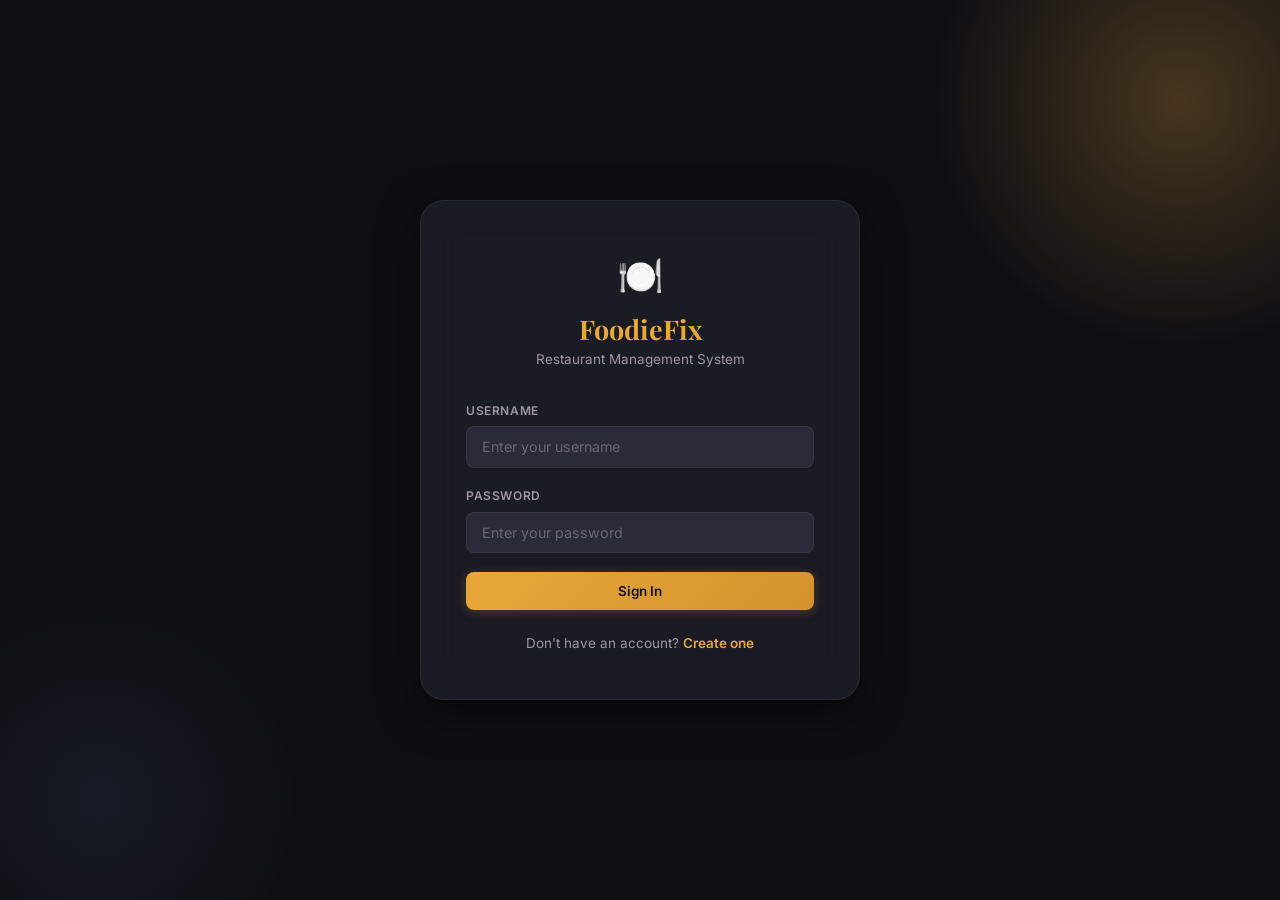
<file: index.html>
<!DOCTYPE html>
<html lang="en">
<head>
    <meta charset="UTF-8">
    <meta name="viewport" content="width=device-width, initial-scale=1.0">
    <meta name="description" content="Login to FoodieFix — Premium Restaurant Management System">
    <title>FoodieFix — Login</title>
    <link rel="stylesheet" href="styles.css">
</head>
<body>

<div class="auth-wrapper">
    <div class="auth-card">
        <div class="auth-brand">
            <span class="logo-icon">🍽️</span>
            <h1>FoodieFix</h1>
            <p>Restaurant Management System</p>
        </div>

        <form id="login-form" autocomplete="off">
            <div class="form-group">
                <label for="login-username">Username</label>
                <input type="text" id="login-username" class="form-control" placeholder="Enter your username" name="username" required />
            </div>

            <div class="form-group">
                <label for="login-password">Password</label>
                <input type="password" id="login-password" class="form-control" placeholder="Enter your password" name="password" required />
            </div>

            <div id="login-error" class="alert alert-error"></div>

            <button type="submit" id="login-btn" class="btn btn-primary btn-full">
                Sign In
            </button>
        </form>

        <div class="auth-footer">
            Don't have an account? <a href="register.html">Create one</a>
        </div>
    </div>
</div>

<script>
    const API_BASE = 'https://foodiefix-backend-2.onrender.com';

    if (localStorage.getItem('jwt_token')) {
        window.location.href = 'dashboard.html';
    }

    document.getElementById('login-form').addEventListener('submit', async function(e) {
        e.preventDefault();

        const username = document.getElementById('login-username').value.trim();
        const password = document.getElementById('login-password').value;
        const errorDiv = document.getElementById('login-error');
        const btn      = document.getElementById('login-btn');

        errorDiv.classList.remove('show');

        if (!username || !password) {
            errorDiv.textContent = 'Please fill in all fields.';
            errorDiv.classList.add('show');
            return;
        }

        btn.textContent = 'Signing in...';
        btn.disabled = true;

        try {
            const res = await fetch(API_BASE + '/api/auth/login', {
                method: 'POST',
                headers: { 'Content-Type': 'application/json' },
                body: JSON.stringify({ username: username, password: password })
            });

            if (!res.ok) {
                const data = await res.json().catch(function() { return {}; });
                errorDiv.textContent = data.message || 'Invalid username or password.';
                errorDiv.classList.add('show');
                return;
            }

            const data = await res.json();

            localStorage.setItem('jwt_token', data.token);
            localStorage.setItem('user_username', data.username);
            localStorage.setItem('user_role', data.role);
            localStorage.setItem('user_fullName', data.fullName);

            window.location.href = 'dashboard.html';

        } catch (err) {
            errorDiv.textContent = 'Cannot connect to server. Make sure backend is running on port 8080.';
            errorDiv.classList.add('show');
        } finally {
            btn.textContent = 'Sign In';
            btn.disabled = false;
        }
    });
</script>
</body>
</html>
</file>
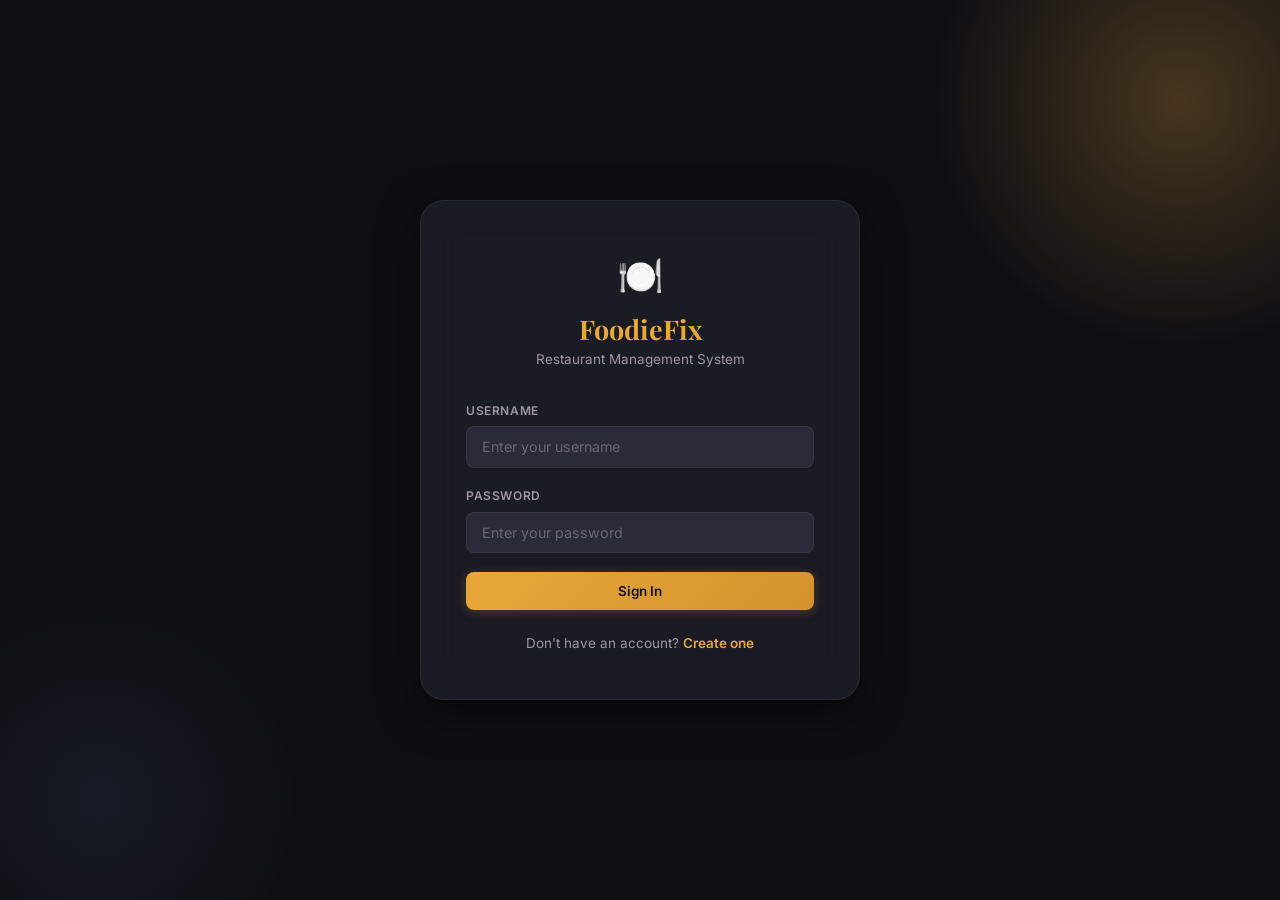
<file: dashboard.html>
<!DOCTYPE html>
<html lang="en">
<head>
    <meta charset="UTF-8">
    <meta name="viewport" content="width=device-width, initial-scale=1.0">
    <meta name="description" content="FoodieFix Dashboard — Manage menu, tables, reservations and orders">
    <title>FoodieFix — Dashboard</title>
    <link rel="stylesheet" href="styles.css">
</head>
<body>

<!-- ======================== TOAST CONTAINER ======================== -->
<div class="toast-container" id="toast-container"></div>

<!-- ======================== APP LAYOUT ======================== -->
<div class="app-layout">

    <!-- ==================== SIDEBAR ==================== -->
    <aside class="sidebar" id="sidebar">
        <div class="sidebar-brand">
            <span class="logo-icon">🍽️</span>
            <h2>FoodieFix</h2>
        </div>

        <nav class="sidebar-nav">
            <div class="nav-section-title">Main</div>
            <button class="nav-item active" data-section="dashboard" id="nav-dashboard">
                <span class="nav-icon">📊</span> Dashboard
            </button>

            <div class="nav-section-title">Management</div>
            <button class="nav-item" data-section="menu" id="nav-menu">
                <span class="nav-icon">📋</span> Menu Items
            </button>
            <button class="nav-item" data-section="tables" id="nav-tables">
                <span class="nav-icon">🪑</span> Tables
            </button>
            <button class="nav-item" data-section="reservations" id="nav-reservations">
                <span class="nav-icon">📅</span> Reservations
            </button>
            <button class="nav-item" data-section="orders" id="nav-orders">
                <span class="nav-icon">🧾</span> Orders
            </button>
        </nav>

        <div class="sidebar-footer">
            <div class="user-card">
                <div class="user-avatar" id="user-avatar">U</div>
                <div class="user-info">
                    <div class="user-name" id="sidebar-user-name">User</div>
                    <div class="user-role" id="sidebar-user-role">Role</div>
                </div>
            </div>
            <button class="nav-item" id="logout-btn" style="margin-top: 0.5rem; color: var(--danger);">
                <span class="nav-icon">🚪</span> Logout
            </button>
        </div>
    </aside>

    <!-- ==================== MAIN CONTENT ==================== -->
    <main class="main-content">

        <!-- ========== SECTION: DASHBOARD ========== -->
        <div class="section active" id="section-dashboard">
            <div class="page-header">
                <div>
                    <h1>Welcome back, <span id="welcome-name">User</span> 👋</h1>
                    <p>Here's what's happening in your restaurant today.</p>
                </div>
            </div>

            <div class="stats-grid">
                <div class="stat-card">
                    <div class="stat-icon amber">📋</div>
                    <div>
                        <div class="stat-value" id="stat-menu">—</div>
                        <div class="stat-label">Menu Items</div>
                    </div>
                </div>
                <div class="stat-card">
                    <div class="stat-icon green">🪑</div>
                    <div>
                        <div class="stat-value" id="stat-tables">—</div>
                        <div class="stat-label">Tables</div>
                    </div>
                </div>
                <div class="stat-card">
                    <div class="stat-icon blue">📅</div>
                    <div>
                        <div class="stat-value" id="stat-reservations">—</div>
                        <div class="stat-label">Reservations</div>
                    </div>
                </div>
                <div class="stat-card">
                    <div class="stat-icon red">🧾</div>
                    <div>
                        <div class="stat-value" id="stat-orders">—</div>
                        <div class="stat-label">Total Orders</div>
                    </div>
                </div>
            </div>
        </div>

        <!-- ========== SECTION: MENU ========== -->
        <div class="section" id="section-menu">
            <div class="page-header">
                <div>
                    <h1>Menu Items</h1>
                    <p>Manage your restaurant's menu offerings</p>
                </div>
                <button class="btn btn-primary" id="btn-show-add-menu">+ Add Item</button>
            </div>

            <!-- Add Menu Item Panel -->
            <div class="panel" id="panel-add-menu" style="display:none;">
                <div class="panel-header">
                    <h3>➕ New Menu Item</h3>
                    <button class="btn btn-sm btn-ghost" id="btn-hide-add-menu">✕ Cancel</button>
                </div>
                <div class="panel-body">
                    <form id="menu-form" class="inline-form">
                        <div class="form-group">
                            <label for="menu-name">Name</label>
                            <input type="text" id="menu-name" class="form-control" placeholder="Dish name" required />
                        </div>
                        <div class="form-group">
                            <label for="menu-price">Base Price</label>
                            <input type="number" id="menu-price" class="form-control" placeholder="0.00" step="0.01" min="0" required />
                        </div>
                        <div class="form-group">
                            <label for="menu-category">Category</label>
                            <select id="menu-category" class="form-control">
                                <option value="APPETIZER">Appetizer</option>
                                <option value="MAIN_COURSE">Main Course</option>
                                <option value="DESSERT">Dessert</option>
                                <option value="BEVERAGE">Beverage</option>
                                <option value="SIDES">Sides</option>
                            </select>
                        </div>
                        <div class="form-group">
                            <label for="menu-available">Available</label>
                            <select id="menu-available" class="form-control">
                                <option value="true">Yes</option>
                                <option value="false">No</option>
                            </select>
                        </div>
                        <button type="submit" class="btn btn-primary btn-sm">Save Item</button>
                    </form>
                </div>
            </div>

            <!-- Menu Table -->
            <div class="panel">
                <div class="table-wrapper">
                    <table class="data-table">
                        <thead>
                            <tr>
                                <th>ID</th>
                                <th>Name</th>
                                <th>Price</th>
                                <th>Category</th>
                                <th>Available</th>
                                <th>Actions</th>
                            </tr>
                        </thead>
                        <tbody id="menu-tbody">
                            <tr><td colspan="6"><div class="empty-state"><div class="empty-icon">📋</div><p>Loading menu items...</p></div></td></tr>
                        </tbody>
                    </table>
                </div>
            </div>
        </div>

        <!-- ========== SECTION: TABLES ========== -->
        <div class="section" id="section-tables">
            <div class="page-header">
                <div>
                    <h1>Restaurant Tables</h1>
                    <p>Manage table layout and availability</p>
                </div>
                <button class="btn btn-primary" id="btn-show-add-table">+ Add Table</button>
            </div>

            <!-- Add Table Panel -->
            <div class="panel" id="panel-add-table" style="display:none;">
                <div class="panel-header">
                    <h3>➕ New Table</h3>
                    <button class="btn btn-sm btn-ghost" id="btn-hide-add-table">✕ Cancel</button>
                </div>
                <div class="panel-body">
                    <form id="table-form" class="inline-form">
                        <div class="form-group">
                            <label for="table-number">Table Number</label>
                            <input type="number" id="table-number" class="form-control" placeholder="e.g. 1" min="1" required />
                        </div>
                        <div class="form-group">
                            <label for="table-capacity">Seating Capacity</label>
                            <input type="number" id="table-capacity" class="form-control" placeholder="e.g. 4" min="1" required />
                        </div>
                        <div class="form-group">
                            <label for="table-status">Status</label>
                            <select id="table-status" class="form-control">
                                <option value="AVAILABLE">Available</option>
                                <option value="OCCUPIED">Occupied</option>
                                <option value="RESERVED">Reserved</option>
                                <option value="OUT_OF_SERVICE">Out of Service</option>
                            </select>
                        </div>
                        <div class="form-group">
                            <label for="table-active">Active</label>
                            <select id="table-active" class="form-control">
                                <option value="true">Yes</option>
                                <option value="false">No</option>
                            </select>
                        </div>
                        <button type="submit" class="btn btn-primary btn-sm">Save Table</button>
                    </form>
                </div>
            </div>

            <!-- Tables Table -->
            <div class="panel">
                <div class="table-wrapper">
                    <table class="data-table">
                        <thead>
                            <tr>
                                <th>ID</th>
                                <th>Table #</th>
                                <th>Capacity</th>
                                <th>Status</th>
                                <th>Active</th>
                                <th>Actions</th>
                            </tr>
                        </thead>
                        <tbody id="tables-tbody">
                            <tr><td colspan="6"><div class="empty-state"><div class="empty-icon">🪑</div><p>Loading tables...</p></div></td></tr>
                        </tbody>
                    </table>
                </div>
            </div>
        </div>

        <!-- ========== SECTION: RESERVATIONS ========== -->
        <div class="section" id="section-reservations">
            <div class="page-header">
                <div>
                    <h1>Reservations</h1>
                    <p>Manage guest bookings and seating</p>
                </div>
                <button class="btn btn-primary" id="btn-show-add-reservation">+ New Reservation</button>
            </div>

            <!-- Add Reservation Panel -->
            <div class="panel" id="panel-add-reservation" style="display:none;">
                <div class="panel-header">
                    <h3>➕ New Reservation</h3>
                    <button class="btn btn-sm btn-ghost" id="btn-hide-add-reservation">✕ Cancel</button>
                </div>
                <div class="panel-body">
                    <form id="reservation-form" class="inline-form">
                        <div class="form-group">
                            <label for="res-customer-name">Customer Name</label>
                            <input type="text" id="res-customer-name" class="form-control" placeholder="Full name" required />
                        </div>
                        <div class="form-group">
                            <label for="res-customer-phone">Phone Number</label>
                            <input type="tel" id="res-customer-phone" class="form-control" placeholder="+91 98765 43210" required />
                        </div>
                        <div class="form-group">
                            <label for="res-table-id">Table ID</label>
                            <input type="number" id="res-table-id" class="form-control" placeholder="Table ID" min="1" required />
                        </div>
                        <div class="form-group">
                            <label for="res-time">Reservation Time</label>
                            <input type="datetime-local" id="res-time" class="form-control" required />
                        </div>
                        <div class="form-group">
                            <label for="res-guests">Guest Count</label>
                            <input type="number" id="res-guests" class="form-control" placeholder="e.g. 4" min="1" required />
                        </div>
                        <button type="submit" class="btn btn-primary btn-sm">Book</button>
                    </form>
                </div>
            </div>

            <!-- Reservations Table -->
            <div class="panel">
                <div class="table-wrapper">
                    <table class="data-table">
                        <thead>
                            <tr>
                                <th>ID</th>
                                <th>Customer</th>
                                <th>Phone</th>
                                <th>Table</th>
                                <th>Time</th>
                                <th>Guests</th>
                                <th>Status</th>
                                <th>Actions</th>
                            </tr>
                        </thead>
                        <tbody id="reservations-tbody">
                            <tr><td colspan="8"><div class="empty-state"><div class="empty-icon">📅</div><p>Loading reservations...</p></div></td></tr>
                        </tbody>
                    </table>
                </div>
            </div>
        </div>

        <!-- ========== SECTION: ORDERS ========== -->
        <div class="section" id="section-orders">
            <div class="page-header">
                <div>
                    <h1>Orders</h1>
                    <p>Place and manage dining orders</p>
                </div>
                <button class="btn btn-primary" id="btn-show-place-order">+ Place Order</button>
            </div>

            <!-- Place Order Panel -->
            <div class="panel" id="panel-place-order" style="display:none;">
                <div class="panel-header">
                    <h3>🧾 Place New Order</h3>
                    <button class="btn btn-sm btn-ghost" id="btn-hide-place-order">✕ Cancel</button>
                </div>
                <div class="panel-body">
                    <form id="order-form">
                        <div class="form-group" style="max-width: 200px;">
                            <label for="order-table-id">Table ID</label>
                            <input type="number" id="order-table-id" class="form-control" placeholder="Table ID" min="1" required />
                        </div>

                        <div class="nav-section-title" style="padding-left:0; margin-top:1rem;">Order Items</div>
                        <div id="order-items-container">
                            <!-- Dynamic item rows will be added here -->
                        </div>
                        <button type="button" class="btn btn-sm btn-ghost" id="btn-add-order-item" style="margin-top:0.5rem;">+ Add Item</button>

                        <div style="margin-top: 1.25rem;">
                            <button type="submit" class="btn btn-primary">Place Order</button>
                        </div>
                    </form>
                </div>
            </div>

            <!-- Update Order Status Panel -->
            <div class="panel">
                <div class="panel-header">
                    <h3>🔄 Update Order Status</h3>
                </div>
                <div class="panel-body">
                    <form id="order-status-form" class="inline-form">
                        <div class="form-group">
                            <label for="status-order-id">Order ID</label>
                            <input type="number" id="status-order-id" class="form-control" placeholder="Order ID" min="1" required />
                        </div>
                        <div class="form-group">
                            <label for="status-value">New Status</label>
                            <select id="status-value" class="form-control">
                                <option value="PLACED">Placed</option>
                                <option value="PREPARING">Preparing</option>
                                <option value="READY">Ready</option>
                                <option value="PAID">Paid</option>
                                <option value="CANCELLED">Cancelled</option>
                            </select>
                        </div>
                        <button type="submit" class="btn btn-primary btn-sm">Update</button>
                    </form>
                </div>
            </div>

            <!-- Order Result -->
            <div class="panel" id="order-result-panel" style="display:none;">
                <div class="panel-header">
                    <h3>✅ Order Details</h3>
                </div>
                <div class="panel-body" id="order-result-body"></div>
            </div>
        </div>

    </main>
</div>

<!-- ======================== JAVASCRIPT ======================== -->
<script>
(function() {
    'use strict';

    const API_BASE = 'https://foodiefix-backend-2.onrender.com';

    // ---- Auth Guard ----
    const token    = localStorage.getItem('jwt_token');
    const fullName = localStorage.getItem('user_fullName') || 'User';
    const role     = localStorage.getItem('user_role') || '';
    const username = localStorage.getItem('user_username') || '';

    if (!token) {
        window.location.href = 'index.html';
    }

    // ---- Populate user info ----
    document.getElementById('welcome-name').textContent = fullName;
    document.getElementById('sidebar-user-name').textContent = fullName;
    document.getElementById('sidebar-user-role').textContent = role.replace(/_/g, ' ');
    document.getElementById('user-avatar').textContent = fullName.charAt(0).toUpperCase();

    // ---- Auth headers helper ----
    function authHeaders() {
        return {
            'Content-Type': 'application/json',
            'Authorization': 'Bearer ' + token
        };
    }

    // ---- Toast ----
    function showToast(message, type) {
        var container = document.getElementById('toast-container');
        var toast = document.createElement('div');
        toast.className = 'toast toast-' + type;
        toast.textContent = message;
        container.appendChild(toast);
        setTimeout(function() {
            toast.style.opacity = '0';
            toast.style.transform = 'translateX(40px)';
            toast.style.transition = '0.3s ease';
            setTimeout(function() { toast.remove(); }, 300);
        }, 3500);
    }

    // ---- Navigation ----
    var navItems = document.querySelectorAll('.nav-item[data-section]');
    navItems.forEach(function(item) {
        item.addEventListener('click', function() {
            var sectionId = this.getAttribute('data-section');
            // Remove active from all
            navItems.forEach(function(n) { n.classList.remove('active'); });
            document.querySelectorAll('.section').forEach(function(s) { s.classList.remove('active'); });
            // Activate
            this.classList.add('active');
            document.getElementById('section-' + sectionId).classList.add('active');
            // Load data
            if (sectionId === 'menu') loadMenu();
            if (sectionId === 'tables') loadTables();
            if (sectionId === 'reservations') loadReservations();
            if (sectionId === 'dashboard') loadDashboardStats();
        });
    });

    // ---- Logout ----
    document.getElementById('logout-btn').addEventListener('click', function() {
        localStorage.removeItem('jwt_token');
        localStorage.removeItem('user_username');
        localStorage.removeItem('user_role');
        localStorage.removeItem('user_fullName');
        window.location.href = 'index.html';
    });

    // ---- Toggle Panels ----
    function setupToggle(showId, hideId, panelId) {
        document.getElementById(showId).addEventListener('click', function() {
            document.getElementById(panelId).style.display = 'block';
        });
        document.getElementById(hideId).addEventListener('click', function() {
            document.getElementById(panelId).style.display = 'none';
        });
    }
    setupToggle('btn-show-add-menu', 'btn-hide-add-menu', 'panel-add-menu');
    setupToggle('btn-show-add-table', 'btn-hide-add-table', 'panel-add-table');
    setupToggle('btn-show-add-reservation', 'btn-hide-add-reservation', 'panel-add-reservation');
    setupToggle('btn-show-place-order', 'btn-hide-place-order', 'panel-place-order');

    // ---- Badge helper ----
    function statusBadge(status) {
        var map = {
            'AVAILABLE': 'success', 'OCCUPIED': 'warning', 'RESERVED': 'info', 'OUT_OF_SERVICE': 'danger',
            'BOOKED': 'info', 'SEATED': 'success', 'CANCELLED': 'danger',
            'PLACED': 'info', 'PREPARING': 'warning', 'READY': 'success', 'PAID': 'neutral',
            'APPETIZER': 'info', 'MAIN_COURSE': 'success', 'DESSERT': 'warning', 'BEVERAGE': 'info', 'SIDES': 'neutral'
        };
        var cls = map[status] || 'neutral';
        return '<span class="badge badge-' + cls + '">' + (status || '—').replace(/_/g, ' ') + '</span>';
    }

    // ============================================================
    //  MENU
    // ============================================================
    async function loadMenu() {
        try {
            var res = await fetch(API_BASE + '/api/menu', { headers: authHeaders() });
            var items = await res.json();
            var tbody = document.getElementById('menu-tbody');
            if (!items.length) {
                tbody.innerHTML = '<tr><td colspan="6"><div class="empty-state"><div class="empty-icon">📋</div><p>No menu items yet. Add your first dish!</p></div></td></tr>';
                return;
            }
            tbody.innerHTML = items.map(function(item) {
                return '<tr>' +
                    '<td>' + item.id + '</td>' +
                    '<td><strong>' + item.name + '</strong></td>' +
                    '<td>₹' + (item.basePrice != null ? item.basePrice.toFixed(2) : '0.00') + '</td>' +
                    '<td>' + statusBadge(item.category) + '</td>' +
                    '<td>' + (item.isAvailable ? '<span class="badge badge-success">Yes</span>' : '<span class="badge badge-danger">No</span>') + '</td>' +
                    '<td><div class="action-btns"><button class="btn btn-sm btn-danger" onclick="deleteMenuItem(' + item.id + ')">Delete</button></div></td>' +
                    '</tr>';
            }).join('');
        } catch (err) {
            showToast('Failed to load menu: ' + err.message, 'error');
        }
    }

    window.deleteMenuItem = async function(id) {
        if (!confirm('Delete menu item #' + id + '?')) return;
        try {
            await fetch(API_BASE + '/api/menu/' + id, { method: 'DELETE', headers: authHeaders() });
            showToast('Menu item deleted successfully', 'success');
            loadMenu();
        } catch (err) {
            showToast('Failed to delete: ' + err.message, 'error');
        }
    };

    document.getElementById('menu-form').addEventListener('submit', async function(e) {
        e.preventDefault();
        var payload = {
            name: document.getElementById('menu-name').value.trim(),
            basePrice: parseFloat(document.getElementById('menu-price').value),
            category: document.getElementById('menu-category').value,
            isAvailable: document.getElementById('menu-available').value === 'true'
        };
        try {
            var res = await fetch(API_BASE + '/api/menu', {
                method: 'POST', headers: authHeaders(), body: JSON.stringify(payload)
            });
            if (res.ok) {
                showToast('Menu item added!', 'success');
                this.reset();
                document.getElementById('panel-add-menu').style.display = 'none';
                loadMenu();
            } else {
                var data = await res.json().catch(function() { return {}; });
                showToast(data.message || 'Failed to add menu item', 'error');
            }
        } catch (err) {
            showToast('Error: ' + err.message, 'error');
        }
    });

    // ============================================================
    //  TABLES
    // ============================================================
    async function loadTables() {
        try {
            var res = await fetch(API_BASE + '/api/tables?page=0&size=100', { headers: authHeaders() });
            var data = await res.json();
            var items = data.content || [];
            var tbody = document.getElementById('tables-tbody');
            if (!items.length) {
                tbody.innerHTML = '<tr><td colspan="6"><div class="empty-state"><div class="empty-icon">🪑</div><p>No tables configured yet.</p></div></td></tr>';
                return;
            }
            tbody.innerHTML = items.map(function(t) {
                return '<tr>' +
                    '<td>' + t.id + '</td>' +
                    '<td><strong>Table ' + t.tableNumber + '</strong></td>' +
                    '<td>' + t.seatingCapacity + ' seats</td>' +
                    '<td>' + statusBadge(t.status) + '</td>' +
                    '<td>' + (t.isActive ? '<span class="badge badge-success">Active</span>' : '<span class="badge badge-danger">Inactive</span>') + '</td>' +
                    '<td><div class="action-btns">' +
                        '<select class="form-control" style="width:auto;padding:0.3rem 0.5rem;font-size:0.78rem;" onchange="updateTableStatus(' + t.id + ', this.value)">' +
                            '<option value="">Change status</option>' +
                            '<option value="AVAILABLE">Available</option>' +
                            '<option value="OCCUPIED">Occupied</option>' +
                            '<option value="RESERVED">Reserved</option>' +
                            '<option value="OUT_OF_SERVICE">Out of Service</option>' +
                        '</select>' +
                        '<button class="btn btn-sm btn-danger" onclick="deleteTable(' + t.id + ')">Delete</button>' +
                    '</div></td>' +
                    '</tr>';
            }).join('');
        } catch (err) {
            showToast('Failed to load tables: ' + err.message, 'error');
        }
    }

    window.updateTableStatus = async function(id, status) {
        if (!status) return;
        try {
            var res = await fetch(API_BASE + '/api/tables/' + id + '/status?status=' + status, {
                method: 'PATCH', headers: authHeaders()
            });
            if (res.ok) {
                showToast('Table status updated', 'success');
                loadTables();
            } else {
                var data = await res.json().catch(function() { return {}; });
                showToast(data.message || 'Failed to update status', 'error');
            }
        } catch (err) {
            showToast('Error: ' + err.message, 'error');
        }
    };

    window.deleteTable = async function(id) {
        if (!confirm('Delete table #' + id + '?')) return;
        try {
            await fetch(API_BASE + '/api/tables/' + id, { method: 'DELETE', headers: authHeaders() });
            showToast('Table deleted', 'success');
            loadTables();
        } catch (err) {
            showToast('Failed to delete: ' + err.message, 'error');
        }
    };

    document.getElementById('table-form').addEventListener('submit', async function(e) {
        e.preventDefault();
        var payload = {
            tableNumber: parseInt(document.getElementById('table-number').value),
            seatingCapacity: parseInt(document.getElementById('table-capacity').value),
            status: document.getElementById('table-status').value,
            isActive: document.getElementById('table-active').value === 'true'
        };
        try {
            var res = await fetch(API_BASE + '/api/tables', {
                method: 'POST', headers: authHeaders(), body: JSON.stringify(payload)
            });
            if (res.ok) {
                showToast('Table added!', 'success');
                this.reset();
                document.getElementById('panel-add-table').style.display = 'none';
                loadTables();
            } else {
                var data = await res.json().catch(function() { return {}; });
                showToast(data.message || 'Failed to add table', 'error');
            }
        } catch (err) {
            showToast('Error: ' + err.message, 'error');
        }
    });

    // ============================================================
    //  RESERVATIONS
    // ============================================================
    async function loadReservations() {
        try {
            var res = await fetch(API_BASE + '/api/reservations?page=0&size=100', { headers: authHeaders() });
            var data = await res.json();
            var items = data.content || [];
            var tbody = document.getElementById('reservations-tbody');
            if (!items.length) {
                tbody.innerHTML = '<tr><td colspan="8"><div class="empty-state"><div class="empty-icon">📅</div><p>No reservations found.</p></div></td></tr>';
                return;
            }
            tbody.innerHTML = items.map(function(r) {
                var time = r.reservationTime ? new Date(r.reservationTime).toLocaleString() : '—';
                var actions = '';
                if (r.status === 'BOOKED') {
                    actions = '<button class="btn btn-sm btn-success" onclick="seatReservation(' + r.id + ')">Seat</button>' +
                              '<button class="btn btn-sm btn-danger" onclick="cancelReservation(' + r.id + ')">Cancel</button>';
                } else if (r.status === 'SEATED') {
                    actions = '<span class="badge badge-success">Seated</span>';
                } else {
                    actions = '<span class="badge badge-danger">Cancelled</span>';
                }
                return '<tr>' +
                    '<td>' + r.id + '</td>' +
                    '<td><strong>' + (r.customerName || '—') + '</strong></td>' +
                    '<td>' + (r.customerPhoneNumber || r.customerPhone || '—') + '</td>' +
                    '<td>' + (r.table_id || r.tableId || '—') + '</td>' +
                    '<td>' + time + '</td>' +
                    '<td>' + (r.guestCount || '—') + '</td>' +
                    '<td>' + statusBadge(r.status) + '</td>' +
                    '<td><div class="action-btns">' + actions + '</div></td>' +
                    '</tr>';
            }).join('');
        } catch (err) {
            showToast('Failed to load reservations: ' + err.message, 'error');
        }
    }

    window.seatReservation = async function(id) {
        try {
            var res = await fetch(API_BASE + '/api/reservations/' + id + '/seat', {
                method: 'PATCH', headers: authHeaders()
            });
            if (res.ok) {
                showToast('Guest seated!', 'success');
                loadReservations();
            } else {
                var data = await res.json().catch(function() { return {}; });
                showToast(data.message || 'Failed to seat guest', 'error');
            }
        } catch (err) {
            showToast('Error: ' + err.message, 'error');
        }
    };

    window.cancelReservation = async function(id) {
        if (!confirm('Cancel reservation #' + id + '?')) return;
        try {
            await fetch(API_BASE + '/api/reservations/' + id, { method: 'DELETE', headers: authHeaders() });
            showToast('Reservation cancelled', 'success');
            loadReservations();
        } catch (err) {
            showToast('Failed to cancel: ' + err.message, 'error');
        }
    };

    document.getElementById('reservation-form').addEventListener('submit', async function(e) {
        e.preventDefault();
        // Payload matches ReservationRequestDto
        var payload = {
            customerName: document.getElementById('res-customer-name').value.trim(),
            customerPhone: document.getElementById('res-customer-phone').value.trim(),
            tableId: parseInt(document.getElementById('res-table-id').value),
            reservationTime: document.getElementById('res-time').value + ':00',
            guestCount: parseInt(document.getElementById('res-guests').value)
        };
        try {
            var res = await fetch(API_BASE + '/api/reservations', {
                method: 'POST', headers: authHeaders(), body: JSON.stringify(payload)
            });
            if (res.ok) {
                showToast('Reservation created!', 'success');
                this.reset();
                document.getElementById('panel-add-reservation').style.display = 'none';
                loadReservations();
            } else {
                var data = await res.json().catch(function() { return {}; });
                showToast(data.message || 'Failed to create reservation', 'error');
            }
        } catch (err) {
            showToast('Error: ' + err.message, 'error');
        }
    });

    // ============================================================
    //  ORDERS
    // ============================================================
    // Dynamic order items
    var orderItemIndex = 0;
    function addOrderItemRow() {
        orderItemIndex++;
        var container = document.getElementById('order-items-container');
        var row = document.createElement('div');
        row.className = 'order-item-row';
        row.id = 'order-item-' + orderItemIndex;
        row.innerHTML =
            '<div class="form-group">' +
                '<label>Menu Item ID</label>' +
                '<input type="number" class="form-control oi-menu-id" placeholder="ID" min="1" required />' +
            '</div>' +
            '<div class="form-group">' +
                '<label>Quantity</label>' +
                '<input type="number" class="form-control oi-qty" placeholder="Qty" min="1" value="1" required />' +
            '</div>' +
            '<div class="form-group">' +
                '<label>Special Notes</label>' +
                '<input type="text" class="form-control oi-notes" placeholder="Optional" />' +
            '</div>' +
            '<button type="button" class="btn btn-sm btn-danger btn-remove" onclick="this.parentElement.remove()">✕</button>';
        container.appendChild(row);
    }

    document.getElementById('btn-add-order-item').addEventListener('click', addOrderItemRow);
    // Start with one row
    addOrderItemRow();

    document.getElementById('order-form').addEventListener('submit', async function(e) {
        e.preventDefault();
        var tableId = parseInt(document.getElementById('order-table-id').value);
        var rows = document.querySelectorAll('.order-item-row');
        var items = [];
        rows.forEach(function(row) {
            var menuItemId = parseInt(row.querySelector('.oi-menu-id').value);
            var quantity = parseInt(row.querySelector('.oi-qty').value);
            var specialNotes = row.querySelector('.oi-notes').value.trim();
            if (menuItemId && quantity) {
                items.push({ menuItemId: menuItemId, quantity: quantity, specialNotes: specialNotes });
            }
        });
        if (!items.length) {
            showToast('Please add at least one item', 'error');
            return;
        }
        // Payload matches OrderRequestDto
        var payload = { tableId: tableId, items: items };
        try {
            var res = await fetch(API_BASE + '/api/orders', {
                method: 'POST', headers: authHeaders(), body: JSON.stringify(payload)
            });
            if (res.ok) {
                var order = await res.json();
                showToast('Order #' + order.id + ' placed successfully!', 'success');
                // Show result
                var resultPanel = document.getElementById('order-result-panel');
                resultPanel.style.display = 'block';
                document.getElementById('order-result-body').innerHTML =
                    '<p><strong>Order ID:</strong> ' + order.id + '</p>' +
                    '<p><strong>Table:</strong> ' + (order.table_id || order.tableId || tableId) + '</p>' +
                    '<p><strong>Status:</strong> ' + statusBadge(order.status) + '</p>' +
                    '<p><strong>Total:</strong> ₹' + (order.totalAmount != null ? order.totalAmount.toFixed(2) : '0.00') + '</p>';
                this.reset();
                document.getElementById('order-items-container').innerHTML = '';
                addOrderItemRow();
                document.getElementById('panel-place-order').style.display = 'none';
            } else {
                var data = await res.json().catch(function() { return {}; });
                showToast(data.message || 'Failed to place order', 'error');
            }
        } catch (err) {
            showToast('Error: ' + err.message, 'error');
        }
    });

    document.getElementById('order-status-form').addEventListener('submit', async function(e) {
        e.preventDefault();
        var orderId = document.getElementById('status-order-id').value;
        var status = document.getElementById('status-value').value;
        try {
            var res = await fetch(API_BASE + '/api/orders/' + orderId + '/status?status=' + status, {
                method: 'PATCH', headers: authHeaders()
            });
            if (res.ok) {
                var order = await res.json();
                showToast('Order #' + orderId + ' updated to ' + status, 'success');
                var resultPanel = document.getElementById('order-result-panel');
                resultPanel.style.display = 'block';
                document.getElementById('order-result-body').innerHTML =
                    '<p><strong>Order ID:</strong> ' + order.id + '</p>' +
                    '<p><strong>Status:</strong> ' + statusBadge(order.status) + '</p>' +
                    '<p><strong>Total:</strong> ₹' + (order.totalAmount != null ? order.totalAmount.toFixed(2) : '0.00') + '</p>';
            } else {
                var data = await res.json().catch(function() { return {}; });
                showToast(data.message || 'Failed to update order', 'error');
            }
        } catch (err) {
            showToast('Error: ' + err.message, 'error');
        }
    });

    // ============================================================
    //  DASHBOARD STATS
    // ============================================================
    async function loadDashboardStats() {
        try {
            // Menu count
            var menuRes = await fetch(API_BASE + '/api/menu', { headers: authHeaders() });
            if (menuRes.ok) {
                var menu = await menuRes.json();
                document.getElementById('stat-menu').textContent = menu.length;
            }
        } catch (e) { /* ignore */ }

        try {
            // Tables count
            var tablesRes = await fetch(API_BASE + '/api/tables?page=0&size=1', { headers: authHeaders() });
            if (tablesRes.ok) {
                var tablesData = await tablesRes.json();
                document.getElementById('stat-tables').textContent = tablesData.totalElements || 0;
            }
        } catch (e) { /* ignore */ }

        try {
            // Reservations count
            var resRes = await fetch(API_BASE + '/api/reservations?page=0&size=1', { headers: authHeaders() });
            if (resRes.ok) {
                var resData = await resRes.json();
                document.getElementById('stat-reservations').textContent = resData.totalElements || 0;
            }
        } catch (e) { /* ignore */ }

        // Orders — no list endpoint, show "—"
        document.getElementById('stat-orders').textContent = '—';
    }

    // ---- Initial load ----
    loadDashboardStats();

})();
</script>
</body>
</html>
</file>
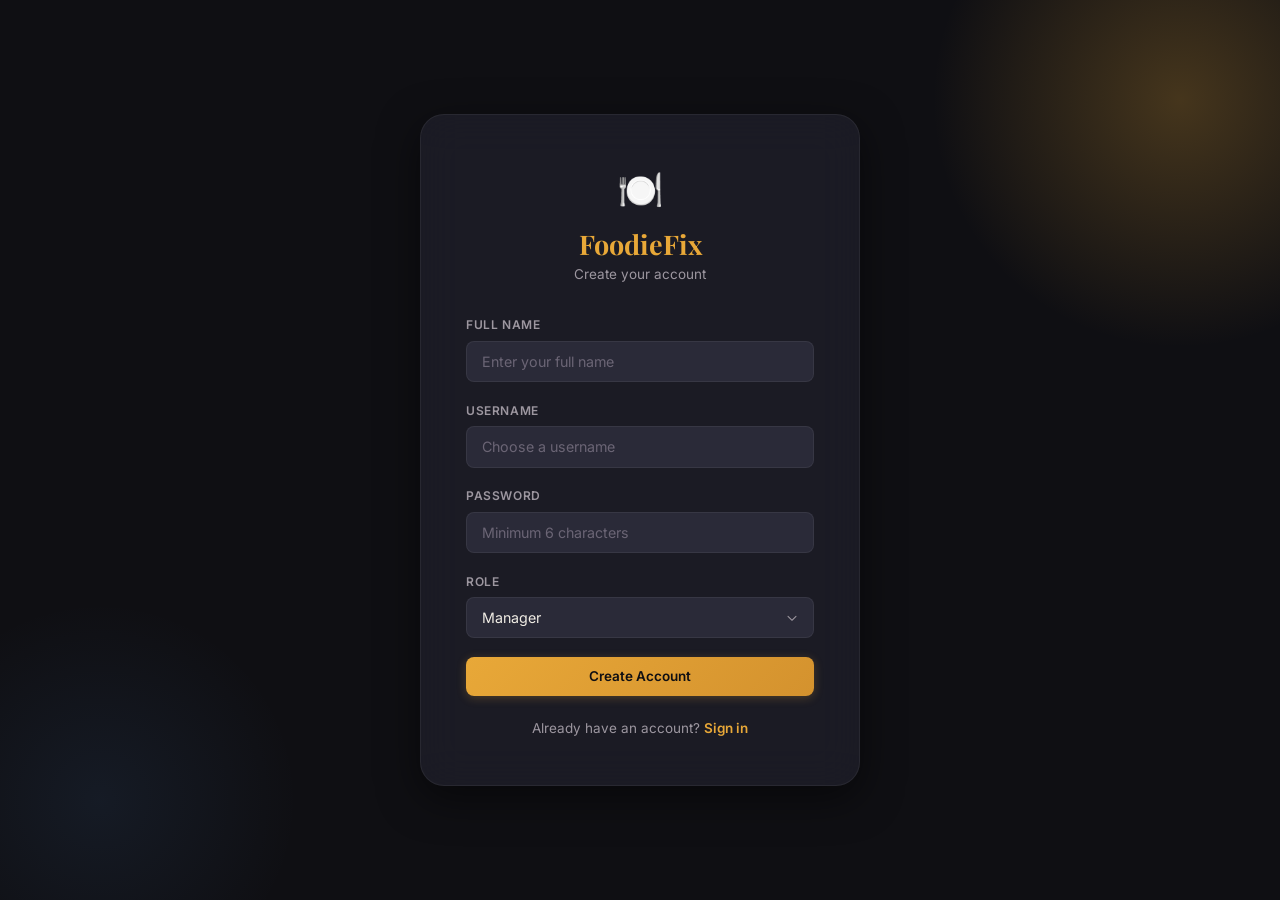
<file: register.html>
<!DOCTYPE html>
<html lang="en">
<head>
    <meta charset="UTF-8">
    <meta name="viewport" content="width=device-width, initial-scale=1.0">
    <meta name="description" content="Register for FoodieFix — Premium Restaurant Management System">
    <title>FoodieFix — Register</title>
    <link rel="stylesheet" href="styles.css">
</head>
<body>

<div class="auth-wrapper">
    <div class="auth-card">
        <div class="auth-brand">
            <span class="logo-icon">🍽️</span>
            <h1>FoodieFix</h1>
            <p>Create your account</p>
        </div>

        <form id="register-form" autocomplete="off">
            <div class="form-group">
                <label for="reg-fullname">Full Name</label>
                <input type="text" id="reg-fullname" class="form-control" placeholder="Enter your full name" name="fullname" required />
            </div>

            <div class="form-group">
                <label for="reg-username">Username</label>
                <input type="text" id="reg-username" class="form-control" placeholder="Choose a username" name="username" required />
            </div>

            <div class="form-group">
                <label for="reg-password">Password</label>
                <input type="password" id="reg-password" class="form-control" placeholder="Minimum 6 characters" name="password" required />
            </div>

            <div class="form-group">
                <label for="reg-role">Role</label>
                <select id="reg-role" class="form-control" name="role">
                    <option value="MANAGER" selected>Manager</option>
                    <option value="RECEPTIONIST">Receptionist</option>
                    <option value="SERVER">Server</option>
                    <option value="HEAD_CHEF">Head Chef</option>
                    <option value="CUSTOMER">Customer</option>
                </select>
            </div>

            <div id="reg-error" class="alert alert-error"></div>
            <div id="reg-success" class="alert alert-success"></div>

            <button type="submit" id="reg-btn" class="btn btn-primary btn-full">
                Create Account
            </button>
        </form>

        <div class="auth-footer">
            Already have an account? <a href="index.html">Sign in</a>
        </div>
    </div>
</div>

<script>
    const API_BASE = 'https://foodiefix-backend-2.onrender.com';

    document.getElementById('register-form').addEventListener('submit', async function(e) {
        e.preventDefault();

        const fullname = document.getElementById('reg-fullname').value.trim();
        const username = document.getElementById('reg-username').value.trim();
        const password = document.getElementById('reg-password').value;
        const role     = document.getElementById('reg-role').value;
        const errDiv   = document.getElementById('reg-error');
        const sucDiv   = document.getElementById('reg-success');
        const btn      = document.getElementById('reg-btn');

        errDiv.classList.remove('show');
        sucDiv.classList.remove('show');

        if (!fullname || !username || !password) {
            errDiv.textContent = 'Please fill in all required fields.';
            errDiv.classList.add('show');
            return;
        }
        if (password.length < 6) {
            errDiv.textContent = 'Password must be at least 6 characters.';
            errDiv.classList.add('show');
            return;
        }

        btn.textContent = 'Creating account...';
        btn.disabled = true;

        try {
            const res = await fetch(API_BASE + '/api/auth/register', {
                method: 'POST',
                headers: { 'Content-Type': 'application/json' },
                body: JSON.stringify({
                    username: username,
                    password: password,
                    fullname: fullname,
                    role: role
                })
            });

            if (res.ok) {
                sucDiv.textContent = 'Registration successful! Redirecting to login...';
                sucDiv.classList.add('show');
                document.getElementById('register-form').reset();
                setTimeout(function() {
                    window.location.href = 'index.html';
                }, 1500);
            } else {
                const data = await res.json().catch(function() { return {}; });
                errDiv.textContent = data.message || 'Registration failed. Username may already be taken.';
                errDiv.classList.add('show');
            }

        } catch (err) {
            errDiv.textContent = 'Cannot connect to server. Make sure backend is running on port 8080.';
            errDiv.classList.add('show');
        } finally {
            btn.textContent = 'Create Account';
            btn.disabled = false;
        }
    });
</script>
</body>
</html>
</file>
<file: styles.css>
/* ===================================================
   FoodieFix — Premium Restaurant Management UI
   Design System & Global Styles
   =================================================== */

@import url('https://fonts.googleapis.com/css2?family=Inter:wght@300;400;500;600;700;800&family=Playfair+Display:wght@600;700&display=swap');

/* ---------- Design Tokens ---------- */
:root {
  /* Core palette */
  --bg-primary: #0f0f13;
  --bg-secondary: #1a1a23;
  --bg-card: #22222e;
  --bg-card-hover: #2a2a38;
  --bg-input: #2a2a38;
  --bg-glass: rgba(34, 34, 46, 0.65);

  /* Accent */
  --accent: #e8a838;
  --accent-hover: #f0b84a;
  --accent-glow: rgba(232, 168, 56, 0.25);
  --accent-soft: rgba(232, 168, 56, 0.10);

  /* Text */
  --text-primary: #f0ece4;
  --text-secondary: #9d97a0;
  --text-muted: #6b6575;
  --text-on-accent: #0f0f13;

  /* Status */
  --success: #34d399;
  --success-bg: rgba(52, 211, 153, 0.12);
  --warning: #fbbf24;
  --warning-bg: rgba(251, 191, 36, 0.12);
  --danger: #f87171;
  --danger-bg: rgba(248, 113, 113, 0.12);
  --info: #60a5fa;
  --info-bg: rgba(96, 165, 250, 0.12);

  /* Borders */
  --border: rgba(255, 255, 255, 0.06);
  --border-hover: rgba(255, 255, 255, 0.12);
  --border-accent: rgba(232, 168, 56, 0.3);

  /* Shadows */
  --shadow-sm: 0 1px 3px rgba(0,0,0,0.4);
  --shadow-md: 0 4px 16px rgba(0,0,0,0.4);
  --shadow-lg: 0 12px 40px rgba(0,0,0,0.5);
  --shadow-glow: 0 0 30px rgba(232, 168, 56, 0.15);

  /* Radii */
  --radius-sm: 8px;
  --radius-md: 12px;
  --radius-lg: 16px;
  --radius-xl: 24px;

  /* Transitions */
  --ease: cubic-bezier(0.4, 0, 0.2, 1);
  --transition-fast: 0.15s var(--ease);
  --transition: 0.25s var(--ease);
  --transition-slow: 0.4s var(--ease);

  /* Sidebar */
  --sidebar-width: 260px;
}

/* ---------- Reset & Base ---------- */
*, *::before, *::after {
  margin: 0;
  padding: 0;
  box-sizing: border-box;
}

html {
  font-size: 15px;
  scroll-behavior: smooth;
}

body {
  font-family: 'Inter', -apple-system, BlinkMacSystemFont, sans-serif;
  background: var(--bg-primary);
  color: var(--text-primary);
  line-height: 1.6;
  min-height: 100vh;
  -webkit-font-smoothing: antialiased;
}

::selection {
  background: var(--accent);
  color: var(--text-on-accent);
}

/* ---------- Scrollbar ---------- */
::-webkit-scrollbar { width: 6px; height: 6px; }
::-webkit-scrollbar-track { background: transparent; }
::-webkit-scrollbar-thumb { background: var(--text-muted); border-radius: 3px; }
::-webkit-scrollbar-thumb:hover { background: var(--text-secondary); }

/* ---------- Typography ---------- */
h1, h2, h3, h4 {
  font-weight: 700;
  line-height: 1.2;
  color: var(--text-primary);
}

h1 { font-size: 2rem; }
h2 { font-size: 1.5rem; }
h3 { font-size: 1.15rem; }
h4 { font-size: 1rem; }

.brand-font {
  font-family: 'Playfair Display', serif;
}

a {
  color: var(--accent);
  text-decoration: none;
  transition: color var(--transition-fast);
}
a:hover { color: var(--accent-hover); }

/* ---------- Auth Pages Layout ---------- */
.auth-wrapper {
  display: flex;
  align-items: center;
  justify-content: center;
  min-height: 100vh;
  padding: 2rem;
  position: relative;
  overflow: hidden;
}

.auth-wrapper::before {
  content: '';
  position: absolute;
  width: 500px;
  height: 500px;
  border-radius: 50%;
  background: radial-gradient(circle, var(--accent-glow), transparent 70%);
  top: -150px;
  right: -150px;
  pointer-events: none;
  animation: float 8s ease-in-out infinite;
}

.auth-wrapper::after {
  content: '';
  position: absolute;
  width: 400px;
  height: 400px;
  border-radius: 50%;
  background: radial-gradient(circle, rgba(96, 165, 250, 0.08), transparent 70%);
  bottom: -100px;
  left: -100px;
  pointer-events: none;
  animation: float 10s ease-in-out infinite reverse;
}

@keyframes float {
  0%, 100% { transform: translateY(0) scale(1); }
  50% { transform: translateY(-30px) scale(1.05); }
}

.auth-card {
  background: var(--bg-glass);
  backdrop-filter: blur(20px);
  -webkit-backdrop-filter: blur(20px);
  border: 1px solid var(--border);
  border-radius: var(--radius-xl);
  padding: 3rem;
  width: 100%;
  max-width: 440px;
  box-shadow: var(--shadow-lg);
  position: relative;
  z-index: 1;
  animation: slideUp 0.6s var(--ease);
}

@keyframes slideUp {
  from { opacity: 0; transform: translateY(30px); }
  to { opacity: 1; transform: translateY(0); }
}

.auth-brand {
  text-align: center;
  margin-bottom: 2rem;
}

.auth-brand .logo-icon {
  font-size: 2.5rem;
  margin-bottom: 0.5rem;
  display: block;
}

.auth-brand h1 {
  font-family: 'Playfair Display', serif;
  font-size: 1.8rem;
  color: var(--accent);
}

.auth-brand p {
  color: var(--text-secondary);
  font-size: 0.9rem;
  margin-top: 0.25rem;
}

/* ---------- Forms ---------- */
.form-group {
  margin-bottom: 1.25rem;
}

.form-group label {
  display: block;
  font-size: 0.8rem;
  font-weight: 600;
  color: var(--text-secondary);
  margin-bottom: 0.4rem;
  text-transform: uppercase;
  letter-spacing: 0.05em;
}

.form-control {
  width: 100%;
  padding: 0.75rem 1rem;
  background: var(--bg-input);
  border: 1px solid var(--border);
  border-radius: var(--radius-sm);
  color: var(--text-primary);
  font-family: inherit;
  font-size: 0.95rem;
  transition: border-color var(--transition-fast), box-shadow var(--transition-fast);
  outline: none;
}

.form-control:focus {
  border-color: var(--accent);
  box-shadow: 0 0 0 3px var(--accent-glow);
}

.form-control::placeholder {
  color: var(--text-muted);
}

select.form-control {
  cursor: pointer;
  appearance: none;
  background-image: url("data:image/svg+xml,%3Csvg xmlns='http://www.w3.org/2000/svg' width='12' height='12' viewBox='0 0 12 12'%3E%3Cpath fill='%239d97a0' d='M6 8.825a.5.5 0 01-.354-.146l-4-4a.5.5 0 01.708-.708L6 7.617l3.646-3.646a.5.5 0 01.708.708l-4 4A.5.5 0 016 8.825z'/%3E%3C/svg%3E");
  background-repeat: no-repeat;
  background-position: right 1rem center;
  padding-right: 2.5rem;
}

select.form-control option {
  background: var(--bg-secondary);
  color: var(--text-primary);
}

/* ---------- Buttons ---------- */
.btn {
  display: inline-flex;
  align-items: center;
  justify-content: center;
  gap: 0.5rem;
  padding: 0.75rem 1.5rem;
  border: none;
  border-radius: var(--radius-sm);
  font-family: inherit;
  font-size: 0.9rem;
  font-weight: 600;
  cursor: pointer;
  transition: all var(--transition-fast);
  text-decoration: none;
  white-space: nowrap;
}

.btn-primary {
  background: linear-gradient(135deg, var(--accent), #d4922e);
  color: var(--text-on-accent);
  box-shadow: 0 2px 10px var(--accent-glow);
}

.btn-primary:hover {
  background: linear-gradient(135deg, var(--accent-hover), var(--accent));
  box-shadow: 0 4px 20px var(--accent-glow);
  transform: translateY(-1px);
}

.btn-full { width: 100%; }

.btn-sm {
  padding: 0.4rem 0.9rem;
  font-size: 0.8rem;
  border-radius: 6px;
}

.btn-success {
  background: var(--success-bg);
  color: var(--success);
  border: 1px solid rgba(52, 211, 153, 0.2);
}
.btn-success:hover {
  background: rgba(52, 211, 153, 0.2);
}

.btn-warning {
  background: var(--warning-bg);
  color: var(--warning);
  border: 1px solid rgba(251, 191, 36, 0.2);
}
.btn-warning:hover {
  background: rgba(251, 191, 36, 0.2);
}

.btn-danger {
  background: var(--danger-bg);
  color: var(--danger);
  border: 1px solid rgba(248, 113, 113, 0.2);
}
.btn-danger:hover {
  background: rgba(248, 113, 113, 0.2);
}

.btn-info {
  background: var(--info-bg);
  color: var(--info);
  border: 1px solid rgba(96, 165, 250, 0.2);
}
.btn-info:hover {
  background: rgba(96, 165, 250, 0.2);
}

.btn-ghost {
  background: transparent;
  color: var(--text-secondary);
  border: 1px solid var(--border);
}
.btn-ghost:hover {
  background: var(--bg-card);
  color: var(--text-primary);
  border-color: var(--border-hover);
}

.btn:disabled {
  opacity: 0.5;
  cursor: not-allowed;
  transform: none !important;
}

/* ---------- Alerts ---------- */
.alert {
  padding: 0.75rem 1rem;
  border-radius: var(--radius-sm);
  font-size: 0.875rem;
  margin-bottom: 1rem;
  display: none;
  animation: fadeIn 0.3s var(--ease);
}

.alert.show { display: block; }

.alert-error {
  background: var(--danger-bg);
  color: var(--danger);
  border: 1px solid rgba(248, 113, 113, 0.2);
}

.alert-success {
  background: var(--success-bg);
  color: var(--success);
  border: 1px solid rgba(52, 211, 153, 0.2);
}

@keyframes fadeIn {
  from { opacity: 0; transform: translateY(-5px); }
  to { opacity: 1; transform: translateY(0); }
}

/* ---------- Auth Footer ---------- */
.auth-footer {
  text-align: center;
  margin-top: 1.5rem;
  font-size: 0.9rem;
  color: var(--text-secondary);
}

.auth-footer a {
  font-weight: 600;
}

/* ===================================================================
   DASHBOARD LAYOUT
   =================================================================== */

.app-layout {
  display: flex;
  min-height: 100vh;
}

/* ---------- Sidebar ---------- */
.sidebar {
  width: var(--sidebar-width);
  background: var(--bg-secondary);
  border-right: 1px solid var(--border);
  display: flex;
  flex-direction: column;
  position: fixed;
  top: 0;
  left: 0;
  bottom: 0;
  z-index: 100;
  transition: transform var(--transition);
}

.sidebar-brand {
  padding: 1.5rem 1.25rem;
  border-bottom: 1px solid var(--border);
  display: flex;
  align-items: center;
  gap: 0.75rem;
}

.sidebar-brand .logo-icon {
  font-size: 1.8rem;
}

.sidebar-brand h2 {
  font-family: 'Playfair Display', serif;
  font-size: 1.3rem;
  color: var(--accent);
}

.sidebar-nav {
  flex: 1;
  padding: 1rem 0.75rem;
  overflow-y: auto;
}

.nav-section-title {
  font-size: 0.7rem;
  font-weight: 700;
  text-transform: uppercase;
  letter-spacing: 0.08em;
  color: var(--text-muted);
  padding: 0.75rem 0.75rem 0.4rem;
}

.nav-item {
  display: flex;
  align-items: center;
  gap: 0.75rem;
  padding: 0.7rem 0.9rem;
  border-radius: var(--radius-sm);
  color: var(--text-secondary);
  font-size: 0.9rem;
  font-weight: 500;
  cursor: pointer;
  transition: all var(--transition-fast);
  margin-bottom: 2px;
  border: none;
  background: none;
  width: 100%;
  text-align: left;
  font-family: inherit;
}

.nav-item:hover {
  background: var(--bg-card);
  color: var(--text-primary);
}

.nav-item.active {
  background: var(--accent-soft);
  color: var(--accent);
}

.nav-item .nav-icon {
  font-size: 1.15rem;
  width: 1.5rem;
  text-align: center;
}

.sidebar-footer {
  padding: 1rem 0.75rem;
  border-top: 1px solid var(--border);
}

.user-card {
  display: flex;
  align-items: center;
  gap: 0.75rem;
  padding: 0.6rem 0.75rem;
  border-radius: var(--radius-sm);
  background: var(--bg-card);
}

.user-avatar {
  width: 36px;
  height: 36px;
  border-radius: 50%;
  background: linear-gradient(135deg, var(--accent), #d4922e);
  display: flex;
  align-items: center;
  justify-content: center;
  font-weight: 700;
  font-size: 0.85rem;
  color: var(--text-on-accent);
  flex-shrink: 0;
}

.user-info {
  overflow: hidden;
  flex: 1;
}

.user-name {
  font-size: 0.85rem;
  font-weight: 600;
  color: var(--text-primary);
  white-space: nowrap;
  overflow: hidden;
  text-overflow: ellipsis;
}

.user-role {
  font-size: 0.7rem;
  color: var(--text-muted);
  text-transform: uppercase;
  letter-spacing: 0.04em;
}

/* ---------- Main Content ---------- */
.main-content {
  flex: 1;
  margin-left: var(--sidebar-width);
  padding: 2rem;
  min-height: 100vh;
}

.page-header {
  display: flex;
  align-items: center;
  justify-content: space-between;
  margin-bottom: 2rem;
  flex-wrap: wrap;
  gap: 1rem;
}

.page-header h1 {
  font-size: 1.75rem;
}

.page-header p {
  color: var(--text-secondary);
  font-size: 0.9rem;
  margin-top: 0.25rem;
}

/* ---------- Stat Cards ---------- */
.stats-grid {
  display: grid;
  grid-template-columns: repeat(auto-fit, minmax(220px, 1fr));
  gap: 1rem;
  margin-bottom: 2rem;
}

.stat-card {
  background: var(--bg-card);
  border: 1px solid var(--border);
  border-radius: var(--radius-md);
  padding: 1.25rem 1.5rem;
  display: flex;
  align-items: center;
  gap: 1rem;
  transition: all var(--transition-fast);
}

.stat-card:hover {
  border-color: var(--border-hover);
  transform: translateY(-2px);
  box-shadow: var(--shadow-md);
}

.stat-icon {
  width: 48px;
  height: 48px;
  border-radius: var(--radius-sm);
  display: flex;
  align-items: center;
  justify-content: center;
  font-size: 1.4rem;
  flex-shrink: 0;
}

.stat-icon.amber { background: var(--accent-soft); }
.stat-icon.green { background: var(--success-bg); }
.stat-icon.blue { background: var(--info-bg); }
.stat-icon.red { background: var(--danger-bg); }

.stat-value {
  font-size: 1.6rem;
  font-weight: 800;
  line-height: 1;
}

.stat-label {
  font-size: 0.8rem;
  color: var(--text-secondary);
  margin-top: 0.15rem;
}

/* ---------- Section Container ---------- */
.section {
  display: none;
  animation: fadeIn 0.35s var(--ease);
}

.section.active {
  display: block;
}

/* ---------- Card / Panel ---------- */
.panel {
  background: var(--bg-card);
  border: 1px solid var(--border);
  border-radius: var(--radius-md);
  margin-bottom: 1.5rem;
  overflow: hidden;
}

.panel-header {
  display: flex;
  align-items: center;
  justify-content: space-between;
  padding: 1rem 1.5rem;
  border-bottom: 1px solid var(--border);
  flex-wrap: wrap;
  gap: 0.75rem;
}

.panel-header h3 {
  display: flex;
  align-items: center;
  gap: 0.5rem;
}

.panel-body {
  padding: 1.5rem;
}

/* ---------- Data Table ---------- */
.table-wrapper {
  overflow-x: auto;
}

.data-table {
  width: 100%;
  border-collapse: collapse;
}

.data-table th {
  text-align: left;
  padding: 0.75rem 1rem;
  font-size: 0.75rem;
  font-weight: 700;
  text-transform: uppercase;
  letter-spacing: 0.06em;
  color: var(--text-muted);
  border-bottom: 1px solid var(--border);
  white-space: nowrap;
}

.data-table td {
  padding: 0.75rem 1rem;
  font-size: 0.9rem;
  border-bottom: 1px solid var(--border);
  vertical-align: middle;
}

.data-table tbody tr {
  transition: background var(--transition-fast);
}

.data-table tbody tr:hover {
  background: var(--bg-card-hover);
}

.data-table tbody tr:last-child td {
  border-bottom: none;
}

/* ---------- Status Badges ---------- */
.badge {
  display: inline-flex;
  align-items: center;
  padding: 0.25rem 0.65rem;
  border-radius: 20px;
  font-size: 0.72rem;
  font-weight: 600;
  text-transform: uppercase;
  letter-spacing: 0.03em;
  white-space: nowrap;
}

.badge-success { background: var(--success-bg); color: var(--success); }
.badge-warning { background: var(--warning-bg); color: var(--warning); }
.badge-danger { background: var(--danger-bg); color: var(--danger); }
.badge-info { background: var(--info-bg); color: var(--info); }
.badge-neutral {
  background: rgba(255,255,255,0.06);
  color: var(--text-secondary);
}

/* ---------- Inline Form (add row) ---------- */
.inline-form {
  display: flex;
  flex-wrap: wrap;
  gap: 0.75rem;
  align-items: flex-end;
}

.inline-form .form-group {
  margin-bottom: 0;
  flex: 1;
  min-width: 140px;
}

.inline-form .form-group label {
  margin-bottom: 0.3rem;
}

.inline-form .form-control {
  padding: 0.6rem 0.8rem;
  font-size: 0.85rem;
}

/* ---------- Modal ---------- */
.modal-overlay {
  position: fixed;
  inset: 0;
  background: rgba(0, 0, 0, 0.6);
  backdrop-filter: blur(4px);
  display: none;
  align-items: center;
  justify-content: center;
  z-index: 1000;
  padding: 2rem;
}

.modal-overlay.show {
  display: flex;
}

.modal {
  background: var(--bg-secondary);
  border: 1px solid var(--border);
  border-radius: var(--radius-lg);
  width: 100%;
  max-width: 560px;
  max-height: 85vh;
  overflow-y: auto;
  box-shadow: var(--shadow-lg);
  animation: slideUp 0.3s var(--ease);
}

.modal-header {
  display: flex;
  align-items: center;
  justify-content: space-between;
  padding: 1.25rem 1.5rem;
  border-bottom: 1px solid var(--border);
}

.modal-header h3 {
  font-size: 1.1rem;
}

.modal-close {
  background: none;
  border: none;
  color: var(--text-muted);
  font-size: 1.3rem;
  cursor: pointer;
  padding: 0.25rem;
  transition: color var(--transition-fast);
}

.modal-close:hover {
  color: var(--text-primary);
}

.modal-body {
  padding: 1.5rem;
}

.modal-footer {
  padding: 1rem 1.5rem;
  border-top: 1px solid var(--border);
  display: flex;
  justify-content: flex-end;
  gap: 0.75rem;
}

/* ---------- Order Builder ---------- */
.order-item-row {
  display: flex;
  gap: 0.75rem;
  align-items: flex-end;
  margin-bottom: 0.75rem;
  padding: 0.75rem;
  background: var(--bg-input);
  border-radius: var(--radius-sm);
  border: 1px solid var(--border);
}

.order-item-row .form-group {
  flex: 1;
  margin-bottom: 0;
  min-width: 100px;
}

.order-item-row .btn-remove {
  flex-shrink: 0;
  margin-bottom: 0;
}

/* ---------- Empty State ---------- */
.empty-state {
  text-align: center;
  padding: 3rem 1.5rem;
  color: var(--text-muted);
}

.empty-state .empty-icon {
  font-size: 3rem;
  margin-bottom: 0.75rem;
  opacity: 0.5;
}

.empty-state p {
  font-size: 0.95rem;
}

/* ---------- Toast ---------- */
.toast-container {
  position: fixed;
  top: 1.5rem;
  right: 1.5rem;
  z-index: 2000;
  display: flex;
  flex-direction: column;
  gap: 0.5rem;
}

.toast {
  background: var(--bg-secondary);
  border: 1px solid var(--border);
  border-radius: var(--radius-sm);
  padding: 0.75rem 1.25rem;
  font-size: 0.9rem;
  box-shadow: var(--shadow-md);
  animation: slideInRight 0.3s var(--ease);
  display: flex;
  align-items: center;
  gap: 0.5rem;
  min-width: 280px;
}

.toast.toast-success { border-left: 3px solid var(--success); }
.toast.toast-error { border-left: 3px solid var(--danger); }

@keyframes slideInRight {
  from { opacity: 0; transform: translateX(40px); }
  to { opacity: 1; transform: translateX(0); }
}

/* ---------- Action Buttons Cell ---------- */
.action-btns {
  display: flex;
  gap: 0.4rem;
  flex-wrap: wrap;
}

/* ---------- Loading Spinner ---------- */
.spinner {
  display: inline-block;
  width: 18px;
  height: 18px;
  border: 2px solid var(--border);
  border-top-color: var(--accent);
  border-radius: 50%;
  animation: spin 0.6s linear infinite;
}

@keyframes spin {
  to { transform: rotate(360deg); }
}

/* ---------- Responsive ---------- */
@media (max-width: 768px) {
  .sidebar {
    transform: translateX(-100%);
  }

  .sidebar.open {
    transform: translateX(0);
  }

  .main-content {
    margin-left: 0;
    padding: 1.25rem;
  }

  .stats-grid {
    grid-template-columns: 1fr 1fr;
  }

  .inline-form {
    flex-direction: column;
  }

  .page-header {
    flex-direction: column;
    align-items: flex-start;
  }

  .auth-card {
    padding: 2rem 1.5rem;
  }
}

@media (max-width: 480px) {
  .stats-grid {
    grid-template-columns: 1fr;
  }
}
</file>
